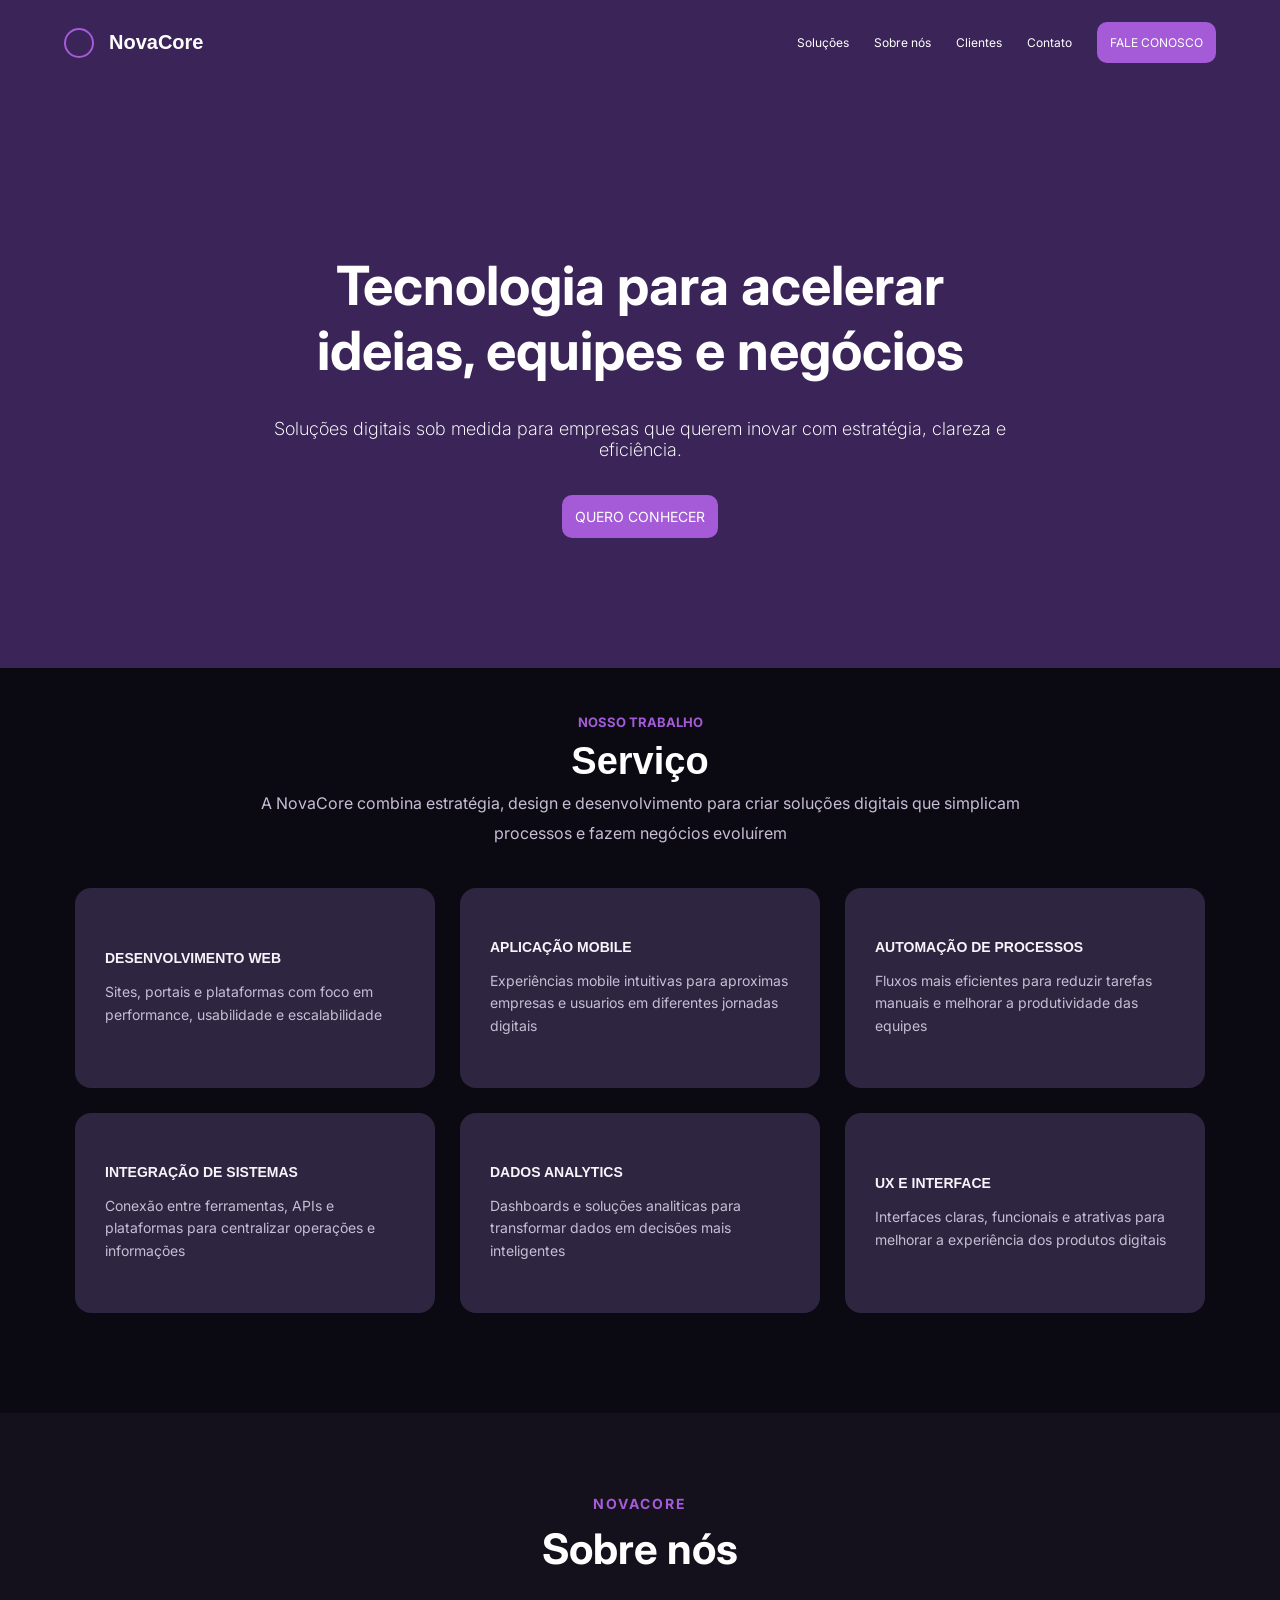
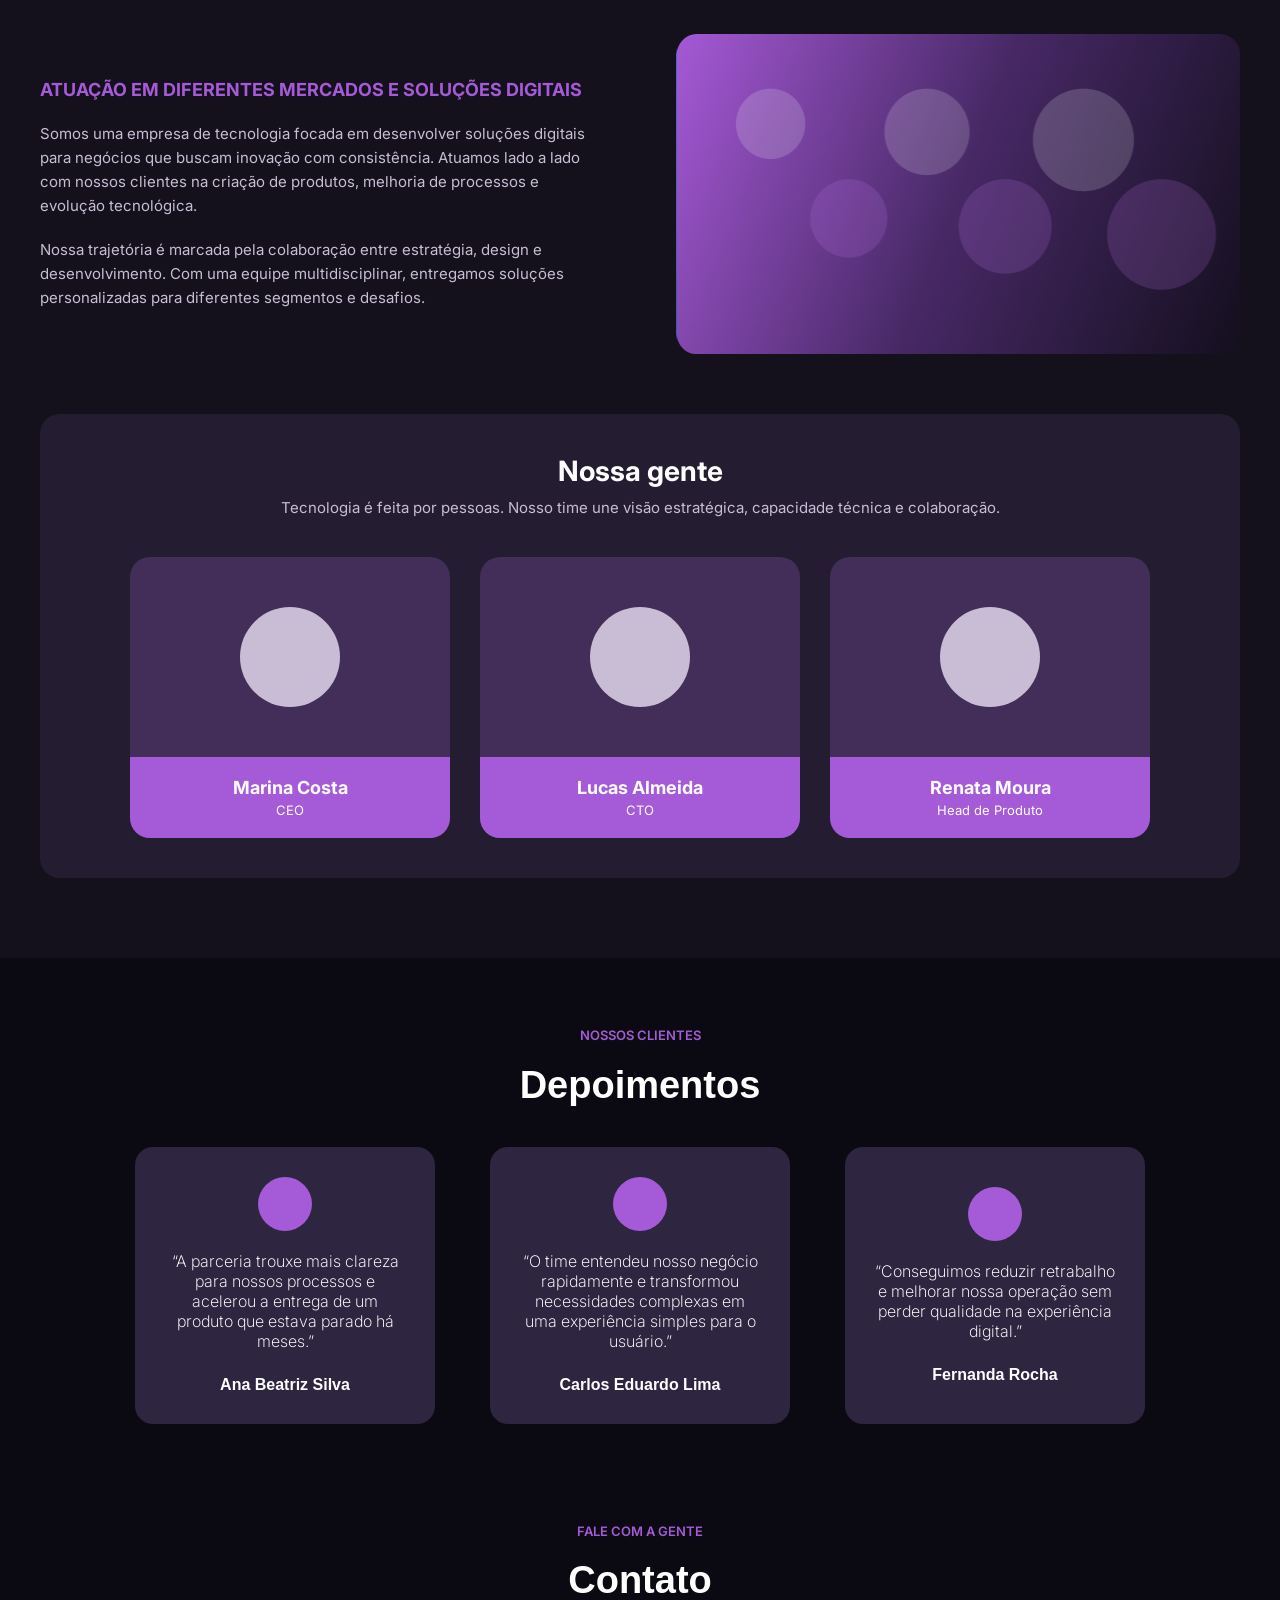
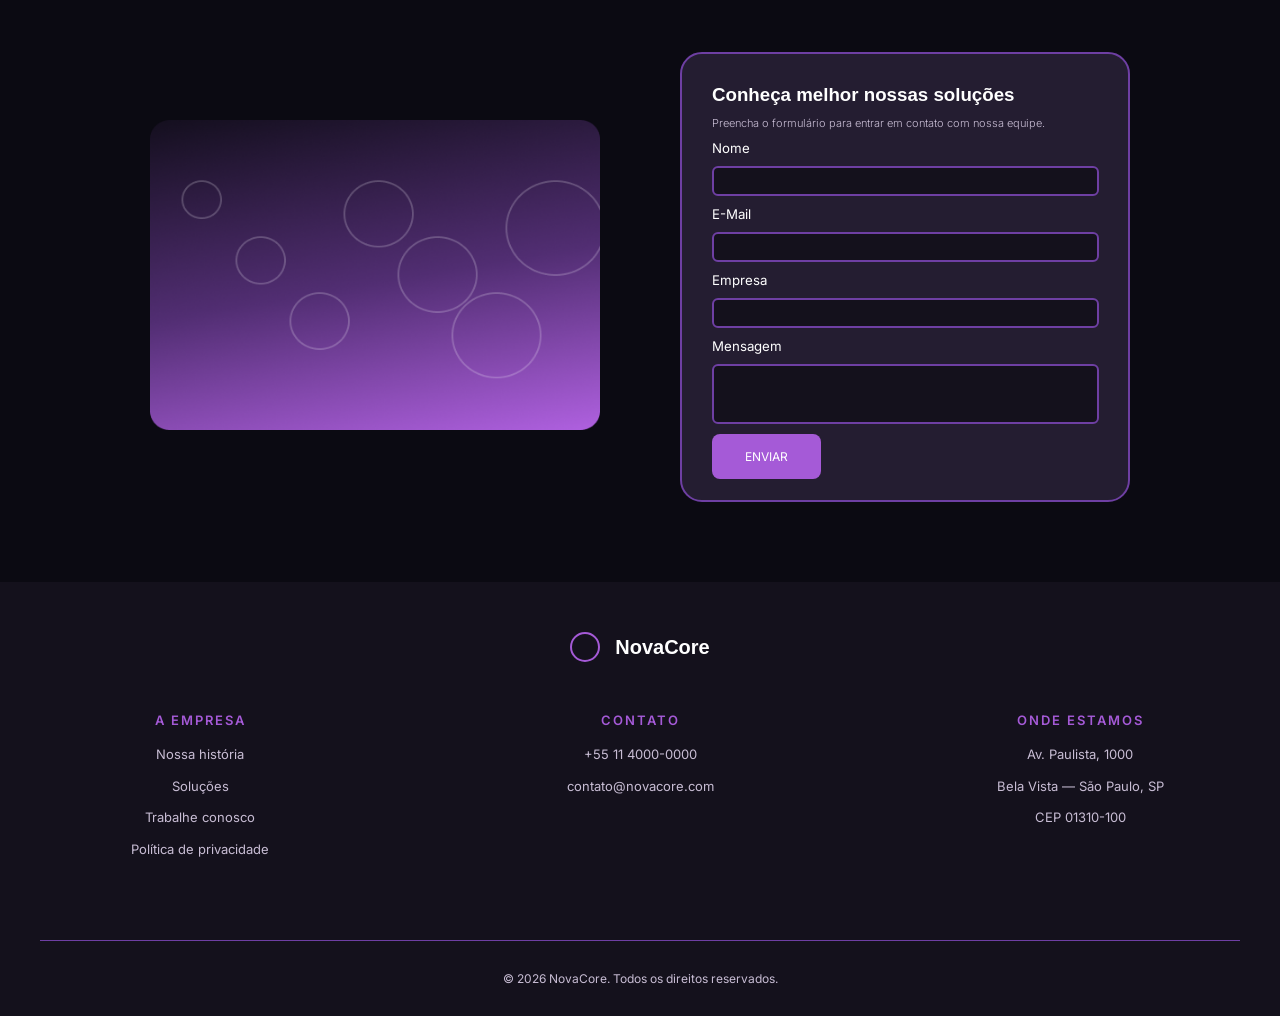
<file: index.html>
<!-- Checkpoint 03 — Front-End Design Integrantes: - Guilherme Freire — RM 570669 - Arthur Sampaio — RM 569499 - João Gabriel Ricardo Medeiros — RM 573891 -->

<!doctype html>
<html lang="en">
  <head>
    <meta charset="UTF-8" />
    <meta name="viewport" content="width=device-width, initial-scale=1.0" />
    <title>Document</title>
    <link rel="stylesheet" href="assets/css/index.css" />
  </head>

  <body>
    <header class="header">
      <div class="container header-content">
        <div class="circle-logo">
          <div class="circle"></div>
          <p class="header-logo">NovaCore</p>
        </div>
        <nav class="header-nav">
          <a href="#soluções">Soluções</a>
          <a href="#Sobre">Sobre nós</a>
          <a href="#Clientes">Clientes</a>
          <a href="#Contato">Contato</a>
          <a class="btn-fale" href="#Fale-Conosco">FALE CONOSCO</a>
        </nav>
      </div>
    </header>
    <section class="hero">
      <h1 class="hero-title">
        Tecnologia para acelerar ideias, equipes e negócios
      </h1>
      <p class="hero-sub">
        Soluções digitais sob medida para empresas que querem inovar com
        estratégia, clareza e eficiência.
      </p>
      <a class="btn-conhecer" href="#conhecer"> QUERO CONHECER </a>
    </section>
    <main>
      <section id="soluções" class="content-service-and-cards">
        <div class="content-service">
          <h3>NOSSO TRABALHO</h3>
          <h2>Serviço</h2>
          <p>
            A NovaCore combina estratégia, design e desenvolvimento para criar
            soluções digitais que simplicam
          </p>
          <p>processos e fazem negócios evoluírem</p>
        </div>
        <div class="content-cards">
          <article class="card1">
            <h4>DESENVOLVIMENTO WEB</h4>
            <p>
              Sites, portais e plataformas com foco em performance, usabilidade
              e escalabilidade
            </p>
          </article>
          <article class="card2">
            <h4>APLICAÇÃO MOBILE</h4>
            <p>
              Experiências mobile intuitivas para aproximas empresas e usuarios
              em diferentes jornadas digitais
            </p>
          </article>
          <article class="card3">
            <h4>AUTOMAÇÃO DE PROCESSOS</h4>
            <p>
              Fluxos mais eficientes para reduzir tarefas manuais e melhorar a
              produtividade das equipes
            </p>
          </article>
          <article class="card4">
            <h4>INTEGRAÇÃO DE SISTEMAS</h4>
            <p>
              Conexão entre ferramentas, APIs e plataformas para centralizar
              operações e informações
            </p>
          </article>
          <article class="card5">
            <h4>DADOS ANALYTICS</h4>
            <p>
              Dashboards e soluções analiticas para transformar dados em
              decisões mais inteligentes
            </p>
          </article>
          <article class="card6">
            <h4>UX E INTERFACE</h4>
            <p>
              Interfaces claras, funcionais e atrativas para melhorar a
              experiência dos produtos digitais
            </p>
          </article>
        </div>
      </section>

      <section id="Sobre" class="secao-sobre">
        <div class="conteiner conteiner-sobre">
          <div class="cabecalho-sobre">
            <span class="tag-secao">NOVACORE</span>
            <h2 class="titulo-secao">Sobre nós</h2>
          </div>

          <div class="conteudo-sobre">
            <div class="texto-sobre">
              <h3>ATUAÇÃO EM DIFERENTES MERCADOS E SOLUÇÕES DIGITAIS</h3>
              <p>
                Somos uma empresa de tecnologia focada em desenvolver soluções
                digitais para negócios que buscam inovação com consistência.
                Atuamos lado a lado com nossos clientes na criação de produtos,
                melhoria de processos e evolução tecnológica.
              </p>
              <p>
                Nossa trajetória é marcada pela colaboração entre estratégia,
                design e desenvolvimento. Com uma equipe multidisciplinar,
                entregamos soluções personalizadas para diferentes segmentos e
                desafios.
              </p>
            </div>
            <img
              class="img-bolhas"
              src="assets/imagens-utilizadas/img-bolhas.png"
              alt="Imagem de bolhas"
            />
          </div>

          <div class="secao-equipe">
            <h3 class="titulo-equipe">Nossa gente</h3>
            <p class="subtitulo-equipe">
              Tecnologia é feita por pessoas. Nosso time une visão estratégica,
              capacidade técnica e colaboração.
            </p>

            <div class="grade-equipe">
              <div class="cartao-equipe">
                <div class="envoltorio-avatar">
                  <div class="espaco-avatar"></div>
                </div>
                <div class="info-cartao">
                  <h4>Marina Costa</h4>
                  <p>CEO</p>
                </div>
              </div>

              <div class="cartao-equipe">
                <div class="envoltorio-avatar">
                  <div class="espaco-avatar"></div>
                </div>
                <div class="info-cartao">
                  <h4>Lucas Almeida</h4>
                  <p>CTO</p>
                </div>
              </div>

              <div class="cartao-equipe">
                <div class="envoltorio-avatar">
                  <div class="espaco-avatar"></div>
                </div>
                <div class="info-cartao">
                  <h4>Renata Moura</h4>
                  <p>Head de Produto</p>
                </div>
              </div>
            </div>
          </div>
        </div>
      </section>
      <section id="Clientes" class="depoiments">
        <div class="title-page">
          <h5 class="title-dep">NOSSOS CLIENTES</h5>
          <h2 class="sub-title-dep">Depoimentos</h2>
        </div>
        <div class="card-depoiments">
          <div class="card-content-depoiments">
            <div class="card-content-circle-depoiments"></div>
            <div class="card-content-text-depoiments">
              <p>
                “A parceria trouxe mais clareza para nossos processos e acelerou
                a entrega de um produto que estava parado há meses.”
              </p>
              <b class="card-content-name-depoiments">Ana Beatriz Silva</b>
            </div>
          </div>

          <div class="card-content-depoiments">
            <div class="card-content-circle-depoiments"></div>
            <div class="card-content-text-depoiments">
              <p>
                “O time entendeu nosso negócio rapidamente e transformou
                necessidades complexas em uma experiência simples para o
                usuário.”
              </p>
              <b class="card-content-name-depoiments">Carlos Eduardo Lima</b>
            </div>
          </div>

          <div class="card-content-depoiments">
            <div class="card-content-circle-depoiments"></div>
            <div class="card-content-text-depoiments">
              <p>
                “Conseguimos reduzir retrabalho e melhorar nossa operação sem
                perder qualidade na experiência digital.”
              </p>
              <b class="card-content-name-depoiments">Fernanda Rocha</b>
            </div>
          </div>
        </div>
      </section>
      <section class="contacts" id="Contato">
        <div class="title-page">
          <h5 class="title-dep">FALE COM A GENTE</h5>
          <h2 class="sub-title-dep">Contato</h2>
        </div>
        <div class="card-contacts">
          <img
            src="assets/imagens-utilizadas/Contact.png"
            alt="Imagem"
            class="card-image-contacts"
          />
          <div class="card-content-contacts">
            <form action="" class="card-content-form-contacts">
              <h3 class="card-content-form-title-contacts">
                Conheça melhor nossas soluções
              </h3>
              <p class="card-content-form-sub-title-contacts">
                Preencha o formulário para entrar em contato com nossa equipe.
              </p>
              <h5 class="card-content-form-label-contacts">Nome</h5>
              <input
                type="text"
                name="name"
                id="name"
                class="card-content-form-input-contacts"
              />
              <h5 class="card-content-form-label-contacts">E-Mail</h5>
              <input
                type="email"
                name="email"
                id="email"
                class="card-content-form-input-contacts"
              />
              <h5 class="card-content-form-label-contacts">Empresa</h5>
              <input
                type="text"
                name="empresa"
                id="enpresa"
                class="card-content-form-input-contacts"
              />
              <h5 class="card-content-form-label-contacts">Mensagem</h5>
              <input
                type="text"
                name="mensagem"
                id="mensagem"
                class="card-content-form-input-contacts"
              />
              <button type="submit" class="card-content-form-button-contacts">
                ENVIAR
              </button>
            </form>
          </div>
        </div>
      </section>
    </main>
    <footer class="footer-novacore">
      <div class="footer-content-container">
        <div class="footer-logo-area">
          <div class="circle-logo">
            <div class="circle"></div>
            <p class="header-logo">NovaCore</p>
          </div>
        </div>

        <div class="footer-columns">
          <div class="footer-col">
            <h4>A EMPRESA</h4>
            <a href="#">Nossa história</a>
            <a href="#soluções">Soluções</a>
            <a href="#">Trabalhe conosco</a>
            <a href="#">Política de privacidade</a>
          </div>

          <div class="footer-col">
            <h4>CONTATO</h4>
            <p>+55 11 4000-0000</p>
            <p>contato@novacore.com</p>
          </div>

          <div class="footer-col">
            <h4>ONDE ESTAMOS</h4>
            <p>Av. Paulista, 1000</p>
            <p>Bela Vista — São Paulo, SP</p>
            <p>CEP 01310-100</p>
          </div>
        </div>

        <div class="footer-bottom">
          <p>© 2026 NovaCore. Todos os direitos reservados.</p>
        </div>
      </div>
    </footer>
  </body>
</html>
</file>
<file: assets/css/index.css>
@import url(global.css);
@import url(header.css);
@import url(service.css);
@import url(sobre.css);
@import url(depoimentos.css);
@import url(contacts.css);
@import url(footer.css);
</file>
